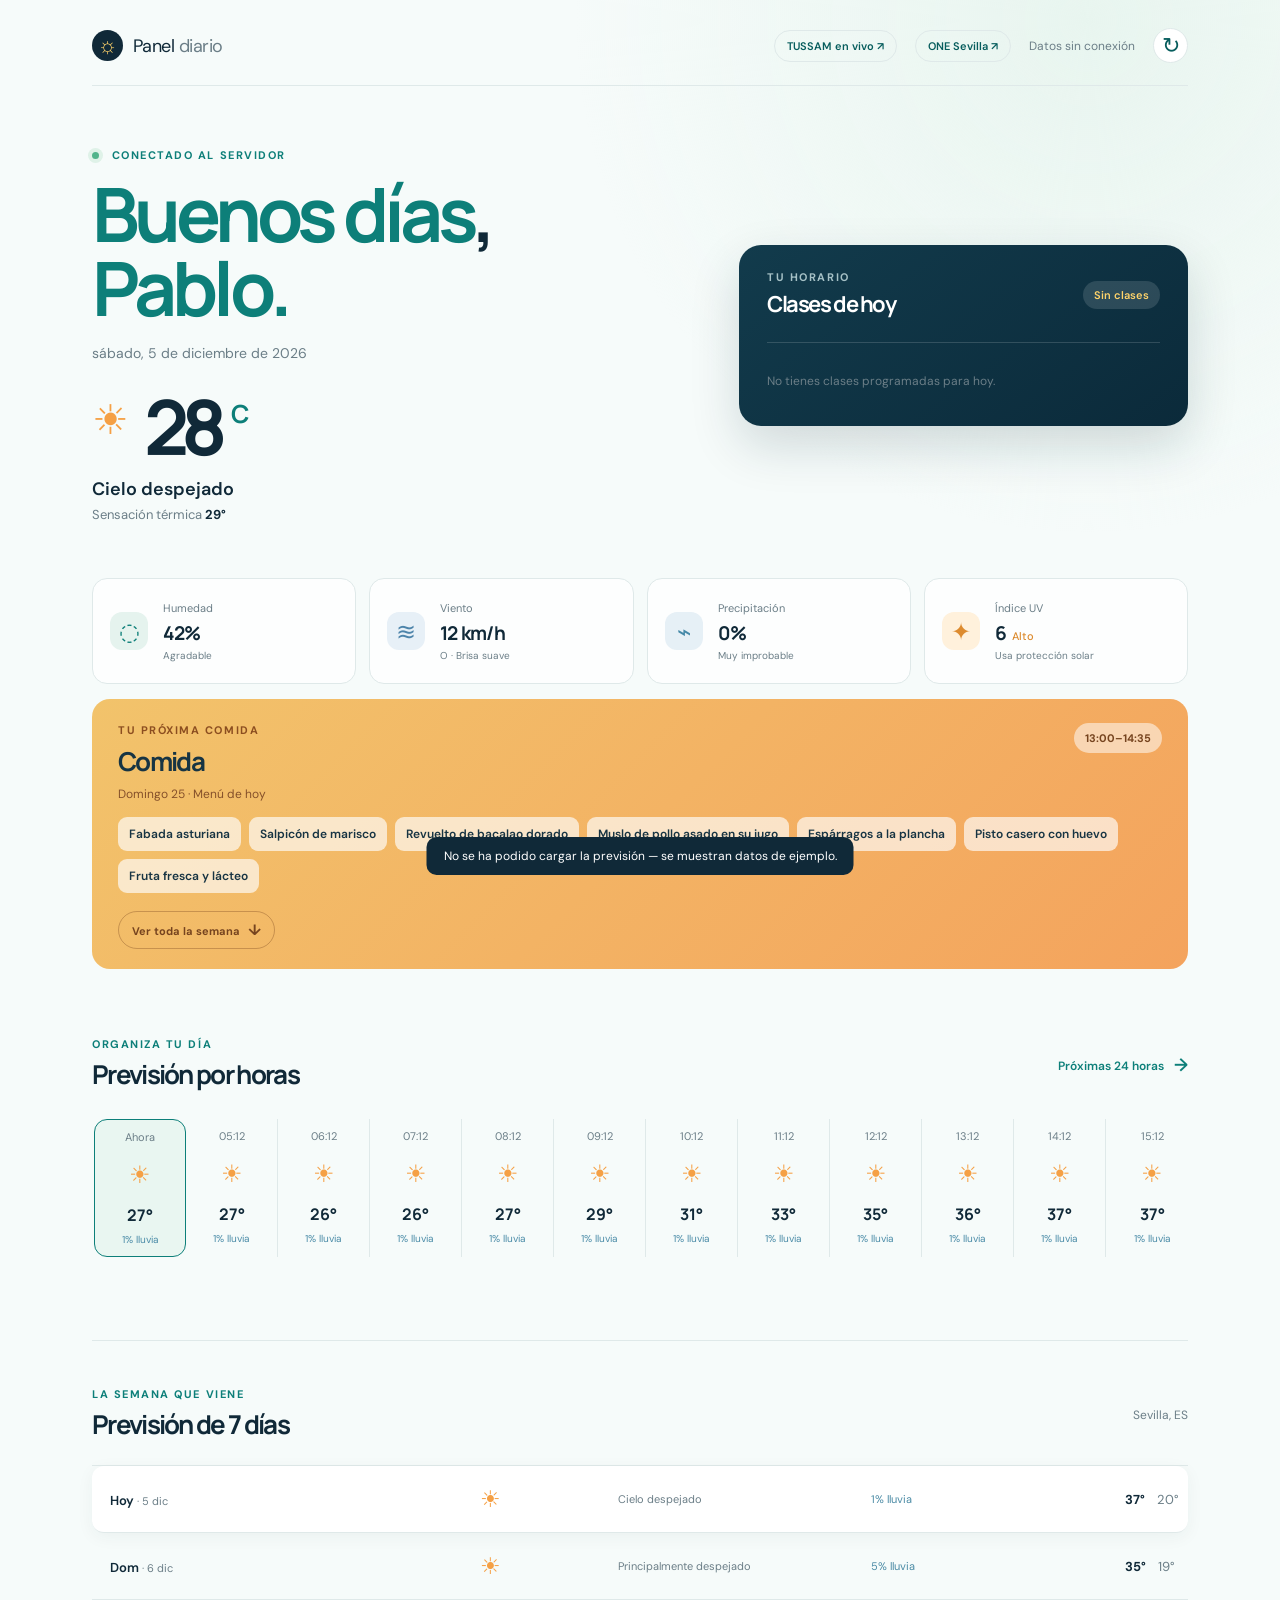
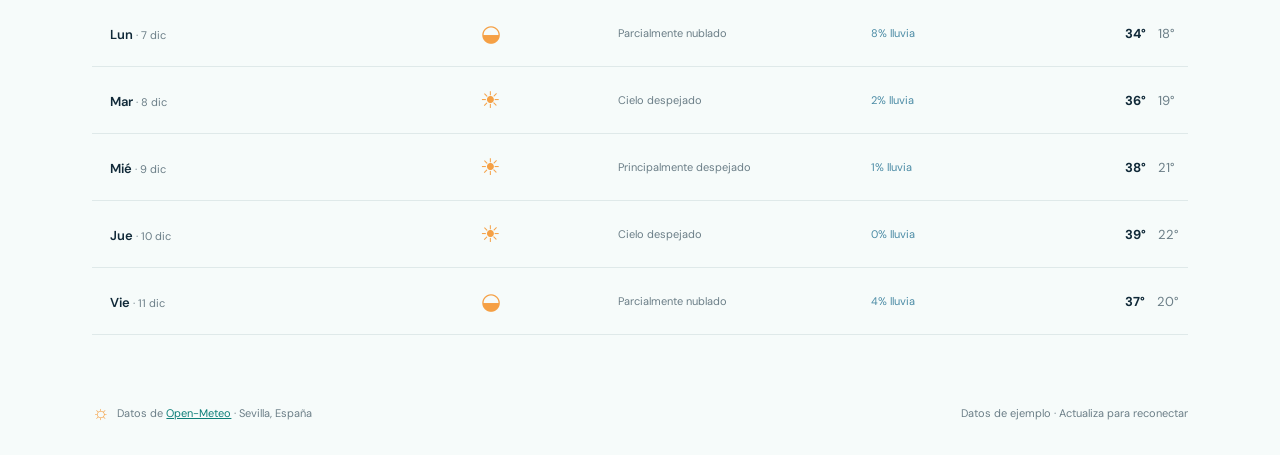
<file: index.html>
<!doctype html>
<html lang="es">
<head>
  <meta charset="utf-8">
  <meta name="viewport" content="width=device-width, initial-scale=1">
  <meta name="theme-color" content="#0d2537">
  <meta name="description" content="Un panel meteorológico claro y tranquilo para Sevilla, España.">
  <title>Panel Diario</title>
  <link rel="icon" type="image/svg+xml" href="favicon.svg">
  <link rel="preconnect" href="https://fonts.googleapis.com">
  <link rel="preconnect" href="https://fonts.gstatic.com" crossorigin>
  <link href="https://fonts.googleapis.com/css2?family=DM+Sans:wght@400;500;600;700&family=Manrope:wght@500;600;700;800&display=swap" rel="stylesheet">
  <link rel="stylesheet" href="styles.css">
</head>
<body>
  <div class="page-shell">
    <header class="topbar">
      <a class="brand" href="./" aria-label="Inicio del tiempo en Sevilla">
        <span class="brand-mark" aria-hidden="true">☼</span>
        <span>Panel <strong>diario</strong></span>
      </a>
      <div class="topbar-actions">
        <a class="corporate-link" href="tussam-en-vivo.html">TUSSAM en vivo <span aria-hidden="true">↗</span></a>
        <a class="corporate-link" href="one-sevilla.html">ONE Sevilla <span aria-hidden="true">↗</span></a>
        <p class="updated" id="updated-label">Actualizado ahora</p>
        <button class="icon-button" id="refresh-button" type="button" aria-label="Actualizar el tiempo" title="Actualizar el tiempo">↻</button>
      </div>
    </header>

    <main>
      <section class="hero-grid" aria-labelledby="page-title">
        <div class="hero-copy">
          <p class="eyebrow"><span class="live-dot" aria-hidden="true"></span> Conectado al servidor</p>
          <h1 id="page-title"><span id="greeting">Buenos días</span>,<br><span>Pablo.</span></h1>
          <p class="hero-date" id="hero-date">Jueves, 22 de septiembre de 2026</p>
          <div class="temperature-lockup">
            <span class="weather-symbol" id="current-symbol" aria-hidden="true">☀</span>
            <span class="temperature" id="current-temperature">28°</span>
            <span class="temperature-unit">C</span>
          </div>
          <p class="condition" id="current-condition">Cielo despejado</p>
          <p class="feels-like">Sensación térmica <strong id="feels-like">29°</strong></p>
        </div>
        <div class="schedule-card" aria-label="Clases de hoy">
          <div class="section-heading compact-heading">
            <div><p class="eyebrow">Tu horario</p><h2>Clases de hoy</h2></div>
            <span class="date-pill" id="schedule-day">Hoy</span>
          </div>
          <div class="class-list" id="class-list"></div>
        </div>
      </section>

      <section class="metric-grid" aria-label="Detalles del tiempo actual">
        <article class="metric-card">
          <div class="metric-icon humidity-icon" aria-hidden="true">◌</div>
          <div><p>Humedad</p><strong id="humidity">42%</strong><span>Agradable</span></div>
        </article>
        <article class="metric-card">
          <div class="metric-icon wind-icon" aria-hidden="true">≋</div>
          <div><p>Viento</p><strong id="wind">12 km/h</strong><span id="wind-direction">Oeste · Brisa suave</span></div>
        </article>
        <article class="metric-card">
          <div class="metric-icon rain-icon" aria-hidden="true">⌁</div>
          <div><p>Precipitación</p><strong id="precipitation">0%</strong><span>Muy improbable</span></div>
        </article>
        <article class="metric-card uv-card">
          <div class="metric-icon uv-icon" aria-hidden="true">✦</div>
          <div><p>Índice UV</p><strong id="uv-index">6 <em>Alto</em></strong><span>Usa protección solar</span></div>
        </article>
      </section>

      <section class="meal-section" aria-labelledby="meal-title">
        <div class="meal-card">
          <div class="meal-heading">
            <div>
              <p class="eyebrow">Tu próxima comida</p>
              <h2 id="meal-title">Cargando menú…</h2>
            </div>
            <span class="meal-time" id="meal-time">13:00–14:35</span>
          </div>
          <p class="meal-day" id="meal-day">Menú de hoy</p>
          <div class="meal-dishes" id="meal-dishes"></div>
          <button class="menu-toggle" id="menu-toggle" type="button" aria-expanded="false" aria-controls="weekly-menu">Ver toda la semana <span>↓</span></button>
        </div>
        <div class="weekly-menu" id="weekly-menu" hidden>
          <div class="weekly-menu-heading"><p class="eyebrow">Menú semanal</p><span id="weekly-menu-range">28 septiembre–4 octubre</span></div>
          <div class="weekly-menu-grid" id="weekly-menu-grid"></div>
        </div>
      </section>

      <section class="forecast-layout">
        <div class="section-heading">
          <div><p class="eyebrow">Organiza tu día</p><h2>Previsión por horas</h2></div>
          <button class="text-button" id="hourly-scroll-button" type="button">Próximas 24 horas <span>→</span></button>
        </div>
        <div class="hourly-scroller" id="hourly-forecast" aria-label="Previsión por horas"></div>
      </section>

      <section class="forecast-layout week-section">
        <div class="section-heading">
          <div><p class="eyebrow">La semana que viene</p><h2>Previsión de 7 días</h2></div>
          <p class="muted-label">Sevilla, ES</p>
        </div>
        <div class="daily-list" id="daily-forecast" aria-label="Previsión de siete días"></div>
      </section>
    </main>

    <footer class="footer">
      <p><span class="footer-sun" aria-hidden="true">☼</span> Datos de <a href="https://open-meteo.com/" target="_blank" rel="noreferrer">Open-Meteo</a> · Sevilla, España</p>
      <p id="data-status">La previsión se actualiza automáticamente</p>
    </footer>
  </div>
  <div class="toast" id="toast" role="status" aria-live="polite"></div>
  <script src="menu-data.js"></script>
  <script src="app.js"></script>
</body>
</html>
</file>
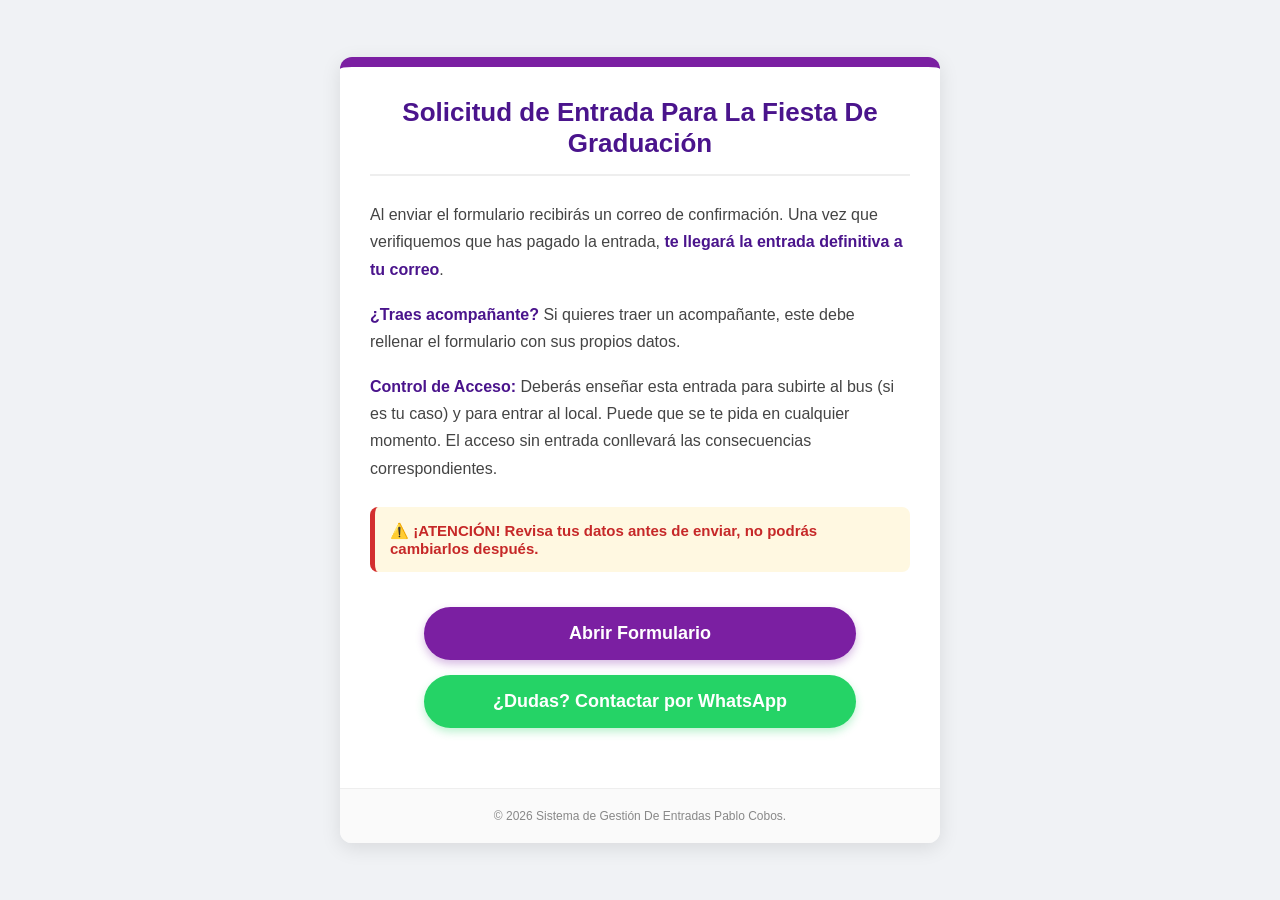
<file: Solicitud Entradas Fiesta Graduación Murano.html>
<!DOCTYPE html>
<html lang="es">

<head>
    <meta charset="UTF-8">
    <meta name="viewport" content="width=device-width, initial-scale=1.0">
    <title>Registro - Graduación IES Maestro Domingo Cáceres</title>

    <meta property="og:title" content="Solicitud de Entrada - Graduación IES Maestro Domingo Cáceres">
    <meta property="og:description" content="Rellena el formulario con tus datos para obtener tu entrada. Revisa la información antes de enviar.">
    <meta property="og:url" content="AQUÍ_VA_LA_URL_DE_TU_WEB">
    <meta property="og:type" content="website">

    <style>
        body {
            font-family: 'Segoe UI', Arial, sans-serif;
            background-color: #f0f2f5;
            color: #333;
            margin: 0;
            padding: 0;
            display: flex;
            justify-content: center;
            align-items: center;
            min-height: 100vh;
        }

        .container {
            background-color: #ffffff;
            max-width: 600px;
            width: 90%;
            margin: 20px;
            border-radius: 12px;
            box-shadow: 0 5px 20px rgba(0, 0, 0, 0.1);
            overflow: hidden;
            border-top: 10px solid #7b1fa2;
        }

        .content {
            padding: 30px;
        }

        h2 {
            color: #4a148c;
            margin-top: 0;
            font-size: 26px;
            text-align: center;
            border-bottom: 2px solid #eee;
            padding-bottom: 15px;
            margin-bottom: 25px;
        }

        .alerta {
            background-color: #fff8e1;
            color: #c62828;
            padding: 15px;
            border-radius: 8px;
            font-size: 15px;
            margin-top: 25px; /* Margen superior para separarlo del texto anterior */
            margin-bottom: 25px;
            border-left: 5px solid #d32f2f;
            font-weight: bold;
        }

        .info {
            font-size: 16px;
            line-height: 1.7;
            color: #444;
        }

        .info p {
            margin-bottom: 18px;
        }

        .info strong {
            color: #4a148c;
        }

        .btn-container {
            text-align: center;
            margin: 35px 0 15px 0;
        }

        .btn {
            display: inline-block;
            color: #ffffff;
            text-decoration: none;
            padding: 16px 35px;
            font-size: 18px;
            font-weight: bold;
            border-radius: 30px;
            transition: all 0.3s ease;
            width: 80%;
            box-sizing: border-box;
            margin-bottom: 15px;
        }

        /* Botón principal del Formulario (Morado) */
        .btn-primary {
            background-color: #7b1fa2;
            box-shadow: 0 4px 8px rgba(123, 31, 162, 0.3);
        }

        .btn-primary:hover {
            background-color: #4a148c;
            transform: translateY(-2px);
            box-shadow: 0 6px 12px rgba(123, 31, 162, 0.4);
        }

        /* Botón de Dudas (Verde WhatsApp) */
        .btn-whatsapp {
            background-color: #25d366;
            box-shadow: 0 4px 8px rgba(37, 211, 102, 0.3);
        }

        .btn-whatsapp:hover {
            background-color: #128c7e;
            transform: translateY(-2px);
            box-shadow: 0 6px 12px rgba(37, 211, 102, 0.4);
        }

        .btn:active {
            transform: translateY(1px);
        }

        .footer {
            text-align: center;
            font-size: 12px;
            color: #888;
            padding: 20px 30px;
            background-color: #fafafa;
            border-top: 1px solid #eee;
        }
    </style>
</head>

<body>

    <div class="container">
        <div class="content">
            <h2>Solicitud de Entrada Para La Fiesta De Graduación</h2>

            <div class="info">
                <p>Al enviar el formulario recibirás un correo de confirmación. Una vez que verifiquemos que has pagado la entrada, <strong>te llegará la entrada definitiva a tu correo</strong>.</p>

                <p><strong>¿Traes acompañante?</strong> Si quieres traer un acompañante, este debe rellenar el formulario con sus propios datos.</p>

                <p><strong>Control de Acceso:</strong> Deberás enseñar esta entrada para subirte al bus (si es tu caso) y para entrar al local. Puede que se te pida en cualquier momento. El acceso sin entrada conllevará las consecuencias correspondientes.</p>
            </div>

            <div class="alerta">
                ⚠️ ¡ATENCIÓN! Revisa tus datos antes de enviar, no podrás cambiarlos después.
            </div>

            <div class="btn-container">
                <a href="https://forms.gle/dSGLqYUmw7RTeQn99" target="_blank" class="btn btn-primary">Abrir Formulario</a>
                <a href="https://wa.me/34672450944" target="_blank" class="btn btn-whatsapp">¿Dudas? Contactar por WhatsApp</a>
            </div>
        </div>

        <div class="footer">
            © 2026 Sistema de Gestión De Entradas Pablo Cobos.
        </div>
    </div>

</body>

</html>
</file>
<file: styles.css>
:root {
  --ink: #102938;
  --muted: #6b7e87;
  --line: #dfe9e9;
  --paper: #f6fbfa;
  --card: rgba(255, 255, 255, 0.82);
  --teal: #0d7f79;
  --teal-dark: #075d5d;
  --orange: #f5a045;
  --yellow: #ffd36a;
  font-family: "DM Sans", sans-serif;
  color: var(--ink);
  background: var(--paper);
}

* { box-sizing: border-box; }
body { margin: 0; min-width: 320px; background: radial-gradient(circle at 85% 1%, #e8f5ef 0, transparent 32rem), var(--paper); }
button, a { font: inherit; }
button { cursor: pointer; }
.page-shell { max-width: 1180px; padding: 28px 42px 30px; margin: auto; }
.topbar, .topbar-actions, .brand, .section-heading, .metric-card, .sun-times > div, .footer { display: flex; align-items: center; }
.topbar { justify-content: space-between; border-bottom: 1px solid var(--line); padding-bottom: 22px; }
.brand { color: var(--ink); gap: 10px; text-decoration: none; font-size: 18px; letter-spacing: -.03em; }
.brand strong { font-weight: 400; color: var(--muted); }
.brand-mark { display: grid; place-items: center; width: 31px; height: 31px; border-radius: 50%; background: var(--ink); color: var(--yellow); font-size: 22px; line-height: 1; }
.topbar-actions { gap: 18px; }
.corporate-link { border: 1px solid var(--line); border-radius: 20px; color: var(--teal-dark); font-size: 11px; font-weight: 600; padding: 8px 12px; text-decoration: none; }
.corporate-link:hover { background: #e9f4f1; }
.updated, .muted-label { color: var(--muted); font-size: 12px; margin: 0; }
.icon-button { border: 1px solid var(--line); border-radius: 50%; width: 35px; height: 35px; color: var(--teal-dark); background: white; font-size: 22px; line-height: 1; transition: transform .2s, background .2s; }
.icon-button:hover { background: #e9f4f1; transform: rotate(45deg); }
.hero-grid { min-height: 350px; display: grid; grid-template-columns: 1.15fr .85fr; gap: 40px; padding: 62px 0 55px; align-items: center; }
.eyebrow { color: var(--teal); font-size: 11px; font-weight: 700; letter-spacing: .14em; margin: 0 0 15px; text-transform: uppercase; }
.live-dot { display: inline-block; width: 7px; height: 7px; border-radius: 50%; background: #51b48b; margin-right: 8px; box-shadow: 0 0 0 4px #dff2e8; animation: live-blink 1.8s ease-in-out infinite; }
@keyframes live-blink { 0%, 100% { opacity: 1; box-shadow: 0 0 0 4px #dff2e8; } 50% { opacity: .35; box-shadow: 0 0 0 7px rgba(223,242,232,.35); } }
h1, h2 { font-family: "Manrope", sans-serif; margin: 0; letter-spacing: -.065em; }
h1 { color: var(--ink); font-size: clamp(44px, 6vw, 75px); font-weight: 700; line-height: .98; }
h1 span { color: var(--teal); }
.hero-date { color: var(--muted); font-size: 14px; margin: 20px 0 30px; }
.temperature-lockup { display: flex; align-items: flex-start; color: var(--ink); }
.weather-symbol { color: var(--orange); font-size: 41px; line-height: 1.1; margin: 6px 15px 0 0; }
.temperature { font-family: "Manrope", sans-serif; font-size: 76px; font-weight: 700; letter-spacing: -.1em; line-height: .9; }
.temperature-unit { color: var(--teal); font-family: "Manrope", sans-serif; font-size: 25px; font-weight: 700; margin: 4px 0 0 10px; }
.condition { font-size: 18px; font-weight: 600; margin: 17px 0 5px; }
.feels-like { color: var(--muted); font-size: 13px; margin: 0; }
.feels-like strong { color: var(--ink); }
.schedule-card { background: linear-gradient(145deg, #123b4c, #0b2a3a); border-radius: 22px; color: white; padding: 25px 28px 20px; box-shadow: 0 20px 50px rgba(11, 42, 58, .16); }
.schedule-card .eyebrow { color: #a6c1c6; }
.schedule-card h2 { color: white; }
.schedule-card .date-pill { background: rgba(255,255,255,.13); color: var(--yellow); }
.schedule-card .class-list { border-color: rgba(255,255,255,.15); }
.schedule-card .class-item { border-color: rgba(255,255,255,.15); }
.schedule-card .class-time { color: var(--yellow); }
.schedule-card .class-room { color: #a6c1c6; }
.metric-grid { display: grid; grid-template-columns: repeat(4, 1fr); gap: 13px; }
.metric-card { background: var(--card); border: 1px solid var(--line); border-radius: 15px; gap: 15px; min-height: 106px; padding: 20px 17px; }
.metric-icon { display: grid; place-items: center; width: 38px; height: 38px; border-radius: 12px; color: var(--teal); background: #e5f3ee; font-size: 24px; flex-shrink: 0; }
.wind-icon { background: #e7f0f7; color: #4d84aa; } .rain-icon { background: #e6f0f6; color: #4589a8; } .uv-icon { background: #fff1dc; color: #dd8b2f; }
.metric-card p { color: var(--muted); font-size: 11px; margin: 0 0 5px; }
.metric-card strong { display: block; font-family: "Manrope", sans-serif; font-size: 19px; letter-spacing: -.04em; }
.metric-card strong em { color: #dc8b2f; font-family: "DM Sans", sans-serif; font-size: 11px; font-style: normal; font-weight: 500; letter-spacing: 0; margin-left: 3px; }
.metric-card span { color: var(--muted); display: block; font-size: 10px; margin-top: 3px; white-space: nowrap; }
.meal-section { margin-top: 15px; }
.meal-card { background: linear-gradient(135deg, #f2c36b, #f4a35d); border-radius: 18px; color: #173443; padding: 24px 26px 20px; }
.meal-heading, .weekly-menu-heading { align-items: flex-start; display: flex; justify-content: space-between; }
.meal-card .eyebrow { color: #8c4e20; margin-bottom: 6px; }
.meal-card h2 { font-size: 26px; }
.meal-time { background: rgba(255,255,255,.52); border-radius: 20px; color: #76441f; font-size: 11px; font-weight: 700; padding: 8px 11px; }
.meal-day { color: #85502a; font-size: 12px; margin: 7px 0 15px; }
.meal-dishes { display: flex; flex-wrap: wrap; gap: 8px; }
.meal-dish { background: rgba(255,255,255,.65); border-radius: 9px; font-size: 12px; font-weight: 600; padding: 9px 11px; }
.menu-toggle { background: transparent; border: 1px solid rgba(118,68,31,.35); border-radius: 20px; color: #76441f; font-size: 11px; font-weight: 700; margin-top: 18px; padding: 8px 13px; }
.menu-toggle span { font-size: 15px; margin-left: 5px; }
.weekly-menu { background: white; border: 1px solid var(--line); border-radius: 15px; margin-top: 10px; padding: 22px; }
.weekly-menu-heading { border-bottom: 1px solid var(--line); padding-bottom: 12px; }
.weekly-menu-heading .eyebrow { margin: 0; }
.weekly-menu-heading > span { color: var(--muted); font-size: 11px; }
.weekly-menu-grid { display: grid; grid-template-columns: repeat(7, minmax(120px, 1fr)); gap: 9px; overflow-x: auto; padding-top: 15px; }
.menu-day { border-right: 1px solid var(--line); min-width: 120px; padding-right: 9px; }
.menu-day:last-child { border-right: 0; }
.menu-day-name { color: var(--teal); font-size: 12px; font-weight: 700; }
.menu-type { color: var(--muted); font-size: 10px; font-weight: 700; margin: 13px 0 5px; text-transform: uppercase; }
.menu-item { border-bottom: 1px solid #edf2f1; font-size: 11px; line-height: 1.35; padding: 5px 0; }
.menu-item:last-child { border-bottom: 0; }
.compact-heading { margin-bottom: 17px; }
.compact-heading h2 { font-size: 22px; }
.date-pill { background: #e5f3ee; border-radius: 20px; color: var(--teal-dark); font-size: 11px; font-weight: 600; padding: 7px 11px; }
.class-list { border-top: 1px solid var(--line); }
.class-item { align-items: center; border-bottom: 1px solid var(--line); display: flex; gap: 13px; min-height: 64px; padding: 11px 0; }
.class-time { color: var(--teal); font-family: "Manrope", sans-serif; font-size: 11px; font-weight: 700; line-height: 1.35; width: 85px; flex-shrink: 0; }
.class-info { min-width: 0; }
.class-name { display: block; font-size: 13px; font-weight: 700; }
.class-room { color: var(--muted); display: block; font-size: 10px; margin-top: 4px; }
.class-dot { background: var(--orange); border-radius: 50%; height: 8px; width: 8px; flex-shrink: 0; }
.empty-state { color: var(--muted); font-size: 12px; padding: 18px 0 5px; }
.forecast-layout { margin-top: 68px; }
.section-heading { justify-content: space-between; margin-bottom: 23px; }
.section-heading .eyebrow { margin-bottom: 5px; }
h2 { font-size: 26px; }
.text-button { border: 0; background: transparent; color: var(--teal); font-size: 12px; font-weight: 600; padding: 10px 0; }
.text-button span { font-size: 18px; margin-left: 7px; vertical-align: -1px; }
.hourly-scroller { display: grid; grid-auto-flow: column; grid-auto-columns: minmax(92px, 1fr); overflow-x: auto; scrollbar-width: thin; padding: 4px 2px 15px; }
.hour-card { border-right: 1px solid var(--line); min-height: 130px; padding: 10px 14px; text-align: center; }
.hour-card:first-child { border: 1px solid var(--teal); border-radius: 13px; background: #e9f6f1; }
.hour-card:last-child { border-right: 0; }
.hour-card p { color: var(--muted); font-size: 11px; margin: 0 0 15px; }
.hour-card .hour-icon { color: var(--orange); display: block; font-size: 24px; margin-bottom: 14px; }
.hour-card strong { font-family: "Manrope", sans-serif; font-size: 16px; }
.hour-card .rain-chance { color: #4a8ba7; display: block; font-size: 10px; margin-top: 7px; }
.week-section { border-top: 1px solid var(--line); padding-top: 46px; }
.daily-list { border-top: 1px solid var(--line); }
.day-row { align-items: center; border-bottom: 1px solid var(--line); display: grid; grid-template-columns: 1fr 1fr 1fr 1fr 45px; min-height: 67px; padding: 0 18px; }
.day-row.today { background: white; border-radius: 12px; box-shadow: 0 4px 17px rgba(14, 50, 55, .05); }
.day-name { font-weight: 600; font-size: 13px; }
.day-date, .day-condition { color: var(--muted); font-size: 11px; }
.day-icon { color: var(--orange); font-size: 23px; text-align: center; }
.day-temp { text-align: right; font-size: 13px; }
.day-temp span { color: var(--muted); margin-left: 12px; }
.day-rain { color: #4b8ba5; font-size: 11px; }
.footer { color: var(--muted); font-size: 11px; justify-content: space-between; margin-top: 65px; }
.footer p { margin: 0; } .footer a { color: var(--teal); }
.footer-sun { color: var(--orange); font-size: 19px; vertical-align: -2px; margin-right: 5px; }
.toast { background: var(--ink); border-radius: 10px; bottom: 25px; color: white; font-size: 12px; left: 50%; opacity: 0; padding: 11px 17px; pointer-events: none; position: fixed; transform: translate(-50%, 15px); transition: .25s; }
.toast.visible { opacity: 1; transform: translate(-50%, 0); }
.is-loading { opacity: .55; }
@media (max-width: 760px) {
  .page-shell { padding: 20px 20px 25px; }
  .topbar { padding-bottom: 17px; } .updated { display: none; }
  .hero-grid { grid-template-columns: 1fr; gap: 38px; padding: 45px 0 40px; }
  .schedule-card { max-width: 480px; width: 100%; }
  .metric-grid { grid-template-columns: repeat(2, 1fr); }
  .metric-card { min-height: 96px; padding: 16px 13px; }
  .meal-card { padding: 20px; }
  .meal-heading { gap: 12px; }
  .meal-card h2 { font-size: 22px; }
  .forecast-layout { margin-top: 48px; }
  .section-heading { align-items: flex-end; } .muted-label { display: none; }
  .day-row { grid-template-columns: 1fr 42px 1fr 45px; padding: 0 8px; }
  .day-date, .day-condition { display: none; } .day-rain { text-align: center; }
  .footer { align-items: flex-start; flex-direction: column; gap: 9px; margin-top: 45px; }
}
@media (max-width: 390px) {
  .temperature { font-size: 68px; } .temperature-lockup { margin-top: 4px; }
  .metric-card span { font-size: 9px; } .metric-icon { width: 33px; height: 33px; }
}
</file>
